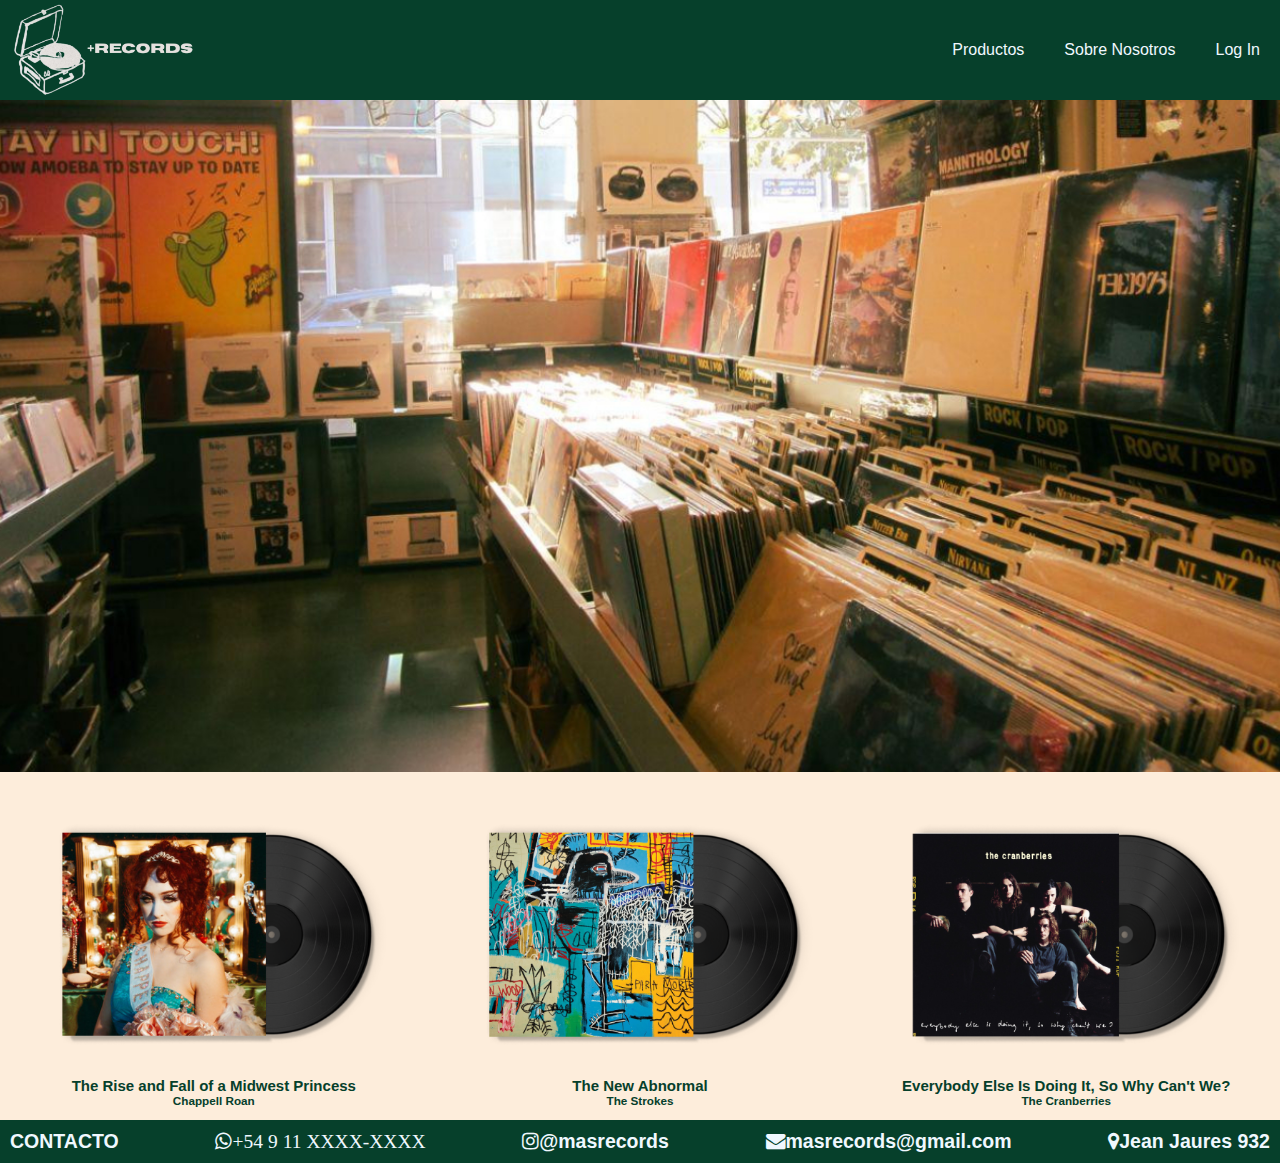
<file: index.html>
<!DOCTYPE html>
<html>
  <head>
    <meta charset="utf-8" />
    <title>+Records</title>
    <meta name="viewport" content="width=devicewidth,initial-scale=1.0" />
    <link
      rel="stylesheet"
      href="https://cdnjs.cloudflare.com/ajax/libs/font-awesome/4.7.0/css/font-awesome.min.css"
    />
    <link rel="stylesheet" href="estilos.css" />
  </head>

  <body>
    <header>
      <a href="index.html"><img class="logo" src="ICON.png" /></a>
      <a href="#" class="icono" onclick="MiFuncion()">
        <i class="fa fa-bars" aria-hidden="true"></i>
      </a>
      <nav id="navegador" class="">
        <ul>
          <li><a href="productos.html">Productos</a></li>
          <li><a href="contacto.html">Sobre Nosotros</a></li>
          <li><a href="login.html">Log In</a></li>
        </ul>
      </nav>
    </header>
    <main>
      <img src="BANNER.jpg" class="banner" />

      <div class="cajacontenedora">
        <div class="caja">
          <a href="productos.html"><img src="CHAPPEL.png" /></a>
          <h2>The Rise and Fall of a Midwest Princess</h2>
          <h3>Chappell Roan</h3>
        </div>
        <div class="caja">
          <a href="productos.html"><img src="TNA.png" /></a>
          <h2>The New Abnormal</h2>
          <h3>The Strokes</h3>
        </div>
        <div class="caja">
          <a href="productos.html"><img src="EEIDISWCW.png" /></a>
          <h2>Everybody Else Is Doing It, So Why Can't We?</h2>
          <h3>The Cranberries</h3>
        </div>
    </main>
    <footer>
      <h2>CONTACTO</h2>
      <h2><i class="fa fa-whatsapp">+54 9 11 XXXX-XXXX</i></h2>
      <h2><i class="fa fa-instagram"></i>@masrecords</h2>
      <h2><i class="fa fa-envelope"></i>masrecords@gmail.com</h2>
      <h2><i class="fa fa-map-marker"></i>Jean Jaures 932</h2>
    </footer>
    <script>
      function MiFuncion() {
        var x = document.getElementById("navegador");
        if (x.className === "") {
          id = "navegador";
          x.className += "mostrarmenu";
        } else {
          x.className = "";
        }
      }
    </script>
  </body>
</html>
</file>
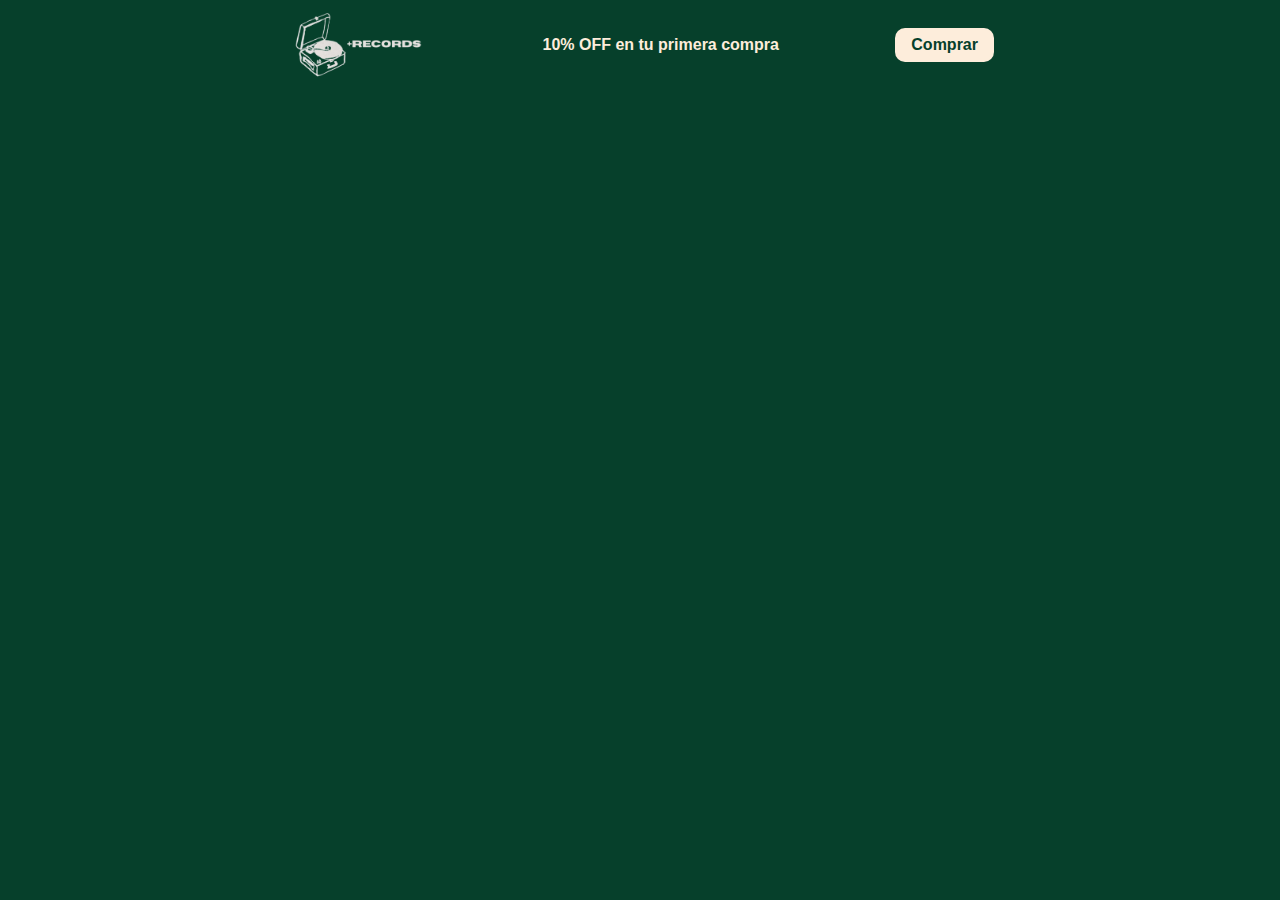
<file: anuncio.html>
<!DOCTYPE html>
<html>
  <head>
    <meta name="viewport" content="width=device-width, initial-scale=1.0" />
    <link
      rel="stylesheet"
      href="https://cdnjs.cloudflare.com/ajax/libs/font-awesome/4.7.0/css/font-awesome.min.css"
    />
    <style>
      * {
        margin: 0;
        padding: 0;
        box-sizing: border-box;
      }

      body {
        background-color: #06402b;
        font-family: Verdana, Geneva, Tahoma, sans-serif;
        color: rgb(253, 237, 219);
      }

      .anuncio {
        width: 100%;
        max-width: 728px;
        height: 90px;
        background-color: #06402b;
        display: flex;
        align-items: center;
        justify-content: space-between;
        padding: 10px;
        margin: auto;
      }

      .anuncio img {
        max-height: 70px;
      }

      .anuncio h1 {
        flex: 1;
        font-size: 16px;
        text-align: center;
        margin: 0 10px;
      }

      .boton {
        background-color: rgb(253, 237, 219);
        color: #06402b;
        padding: 8px 16px;
        border-radius: 10px;
        text-decoration: none;
        font-weight: bold;
        white-space: nowrap;
      }

      /* ✅ Celular */
      @media (max-width: 480px) {
        .anuncio {
          flex-direction: column;
          justify-content: space-between;
          align-items: center;
          height: 600px;
          max-width: 300px;
          margin: auto;
          padding: 20px 10px;
          text-align: center;
        }

        .anuncio img {
          max-height: 100px;
        }

        .contenido-centro {
          flex: 1;
          display: flex;
          align-items: center;
          justify-content: center;
          width: 100%;
        }

        .anuncio h1 {
          font-size: 20px;
          margin: 0;
        }

        .boton {
          padding: 14px 24px;
          font-size: 18px;
        }

        body {
          overflow: hidden;
        }
      }
    </style>
  </head>

  <body>
    <div class="anuncio">
      <img src="ICON.png" alt="Logo" />
      <div class="contenido-centro">
        <h1>10% OFF en tu primera compra</h1>
      </div>
      <a
        href="https://mserra2005.github.io/Records/productos.html"
        target="_blank"
        class="boton"
        >Comprar</a
      >
    </div>
  </body>
</html>
</file>
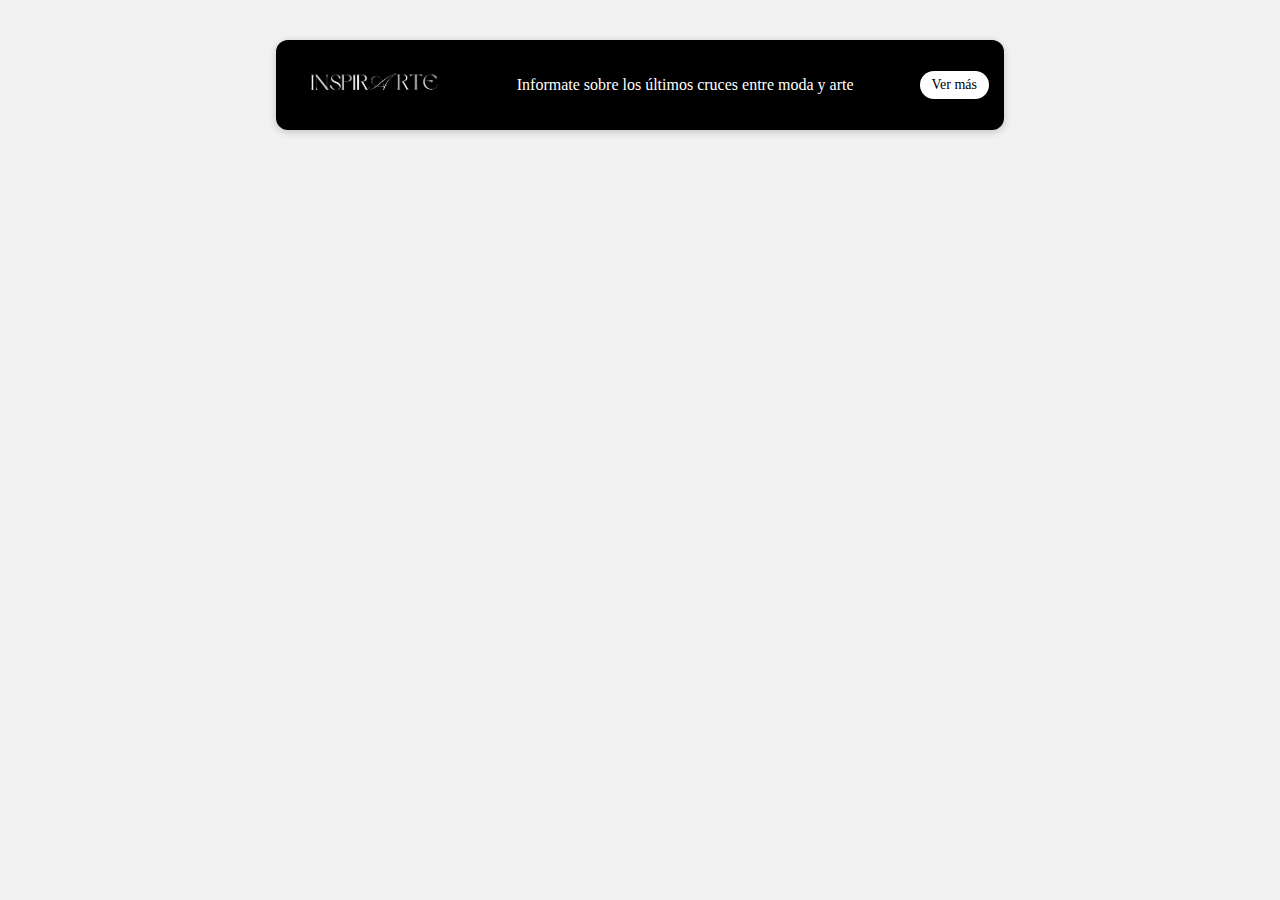
<file: anunciotrini.html>
<!DOCTYPE html>
<html lang="es">
<head>
  <meta charset="UTF-8" />
  <meta name="viewport" content="width=device-width, initial-scale=1.0" />
  <title>InspirArte - Barra de Anuncios</title>
  <link rel="stylesheet" href="estilotrini.css" />
</head>
<body>

  <div class="contenedor-anuncio">
    <a href="https://05102006tm.github.io/InspirArte/" class="anuncio-link" target="_blank">
      <div class="anuncio-contenido">
        <img src="Logo en negativo.png" alt="Logo InspirArte" class="logo-anuncio" />
        <div class="mensaje-anuncio" id="mensajeRotativo">
          Informate sobre los últimos cruces entre moda y arte
        </div>
        <div class="btn-anuncio">Ver más</div>
      </div>
    </a>
  </div>

  <script>
    document.addEventListener("DOMContentLoaded", function () {
      const mensajes = [
        "Informate sobre los últimos cruces entre moda y arte",
        "Sumate a nuestra comunidad creativa",
        "Descubrí las inspiraciones de diseñadores en el arte"
      ];

      let index = 0;
      const mensajeEl = document.getElementById("mensajeRotativo");

      function cambiarMensaje() {
        mensajeEl.style.opacity = 0;
        setTimeout(() => {
          index = (index + 1) % mensajes.length;
          mensajeEl.textContent = mensajes[index];
          mensajeEl.style.opacity = 1;
        }, 1000);
      }

      setInterval(cambiarMensaje, 5000);
    });
  </script>

</body>
</html>
</file>
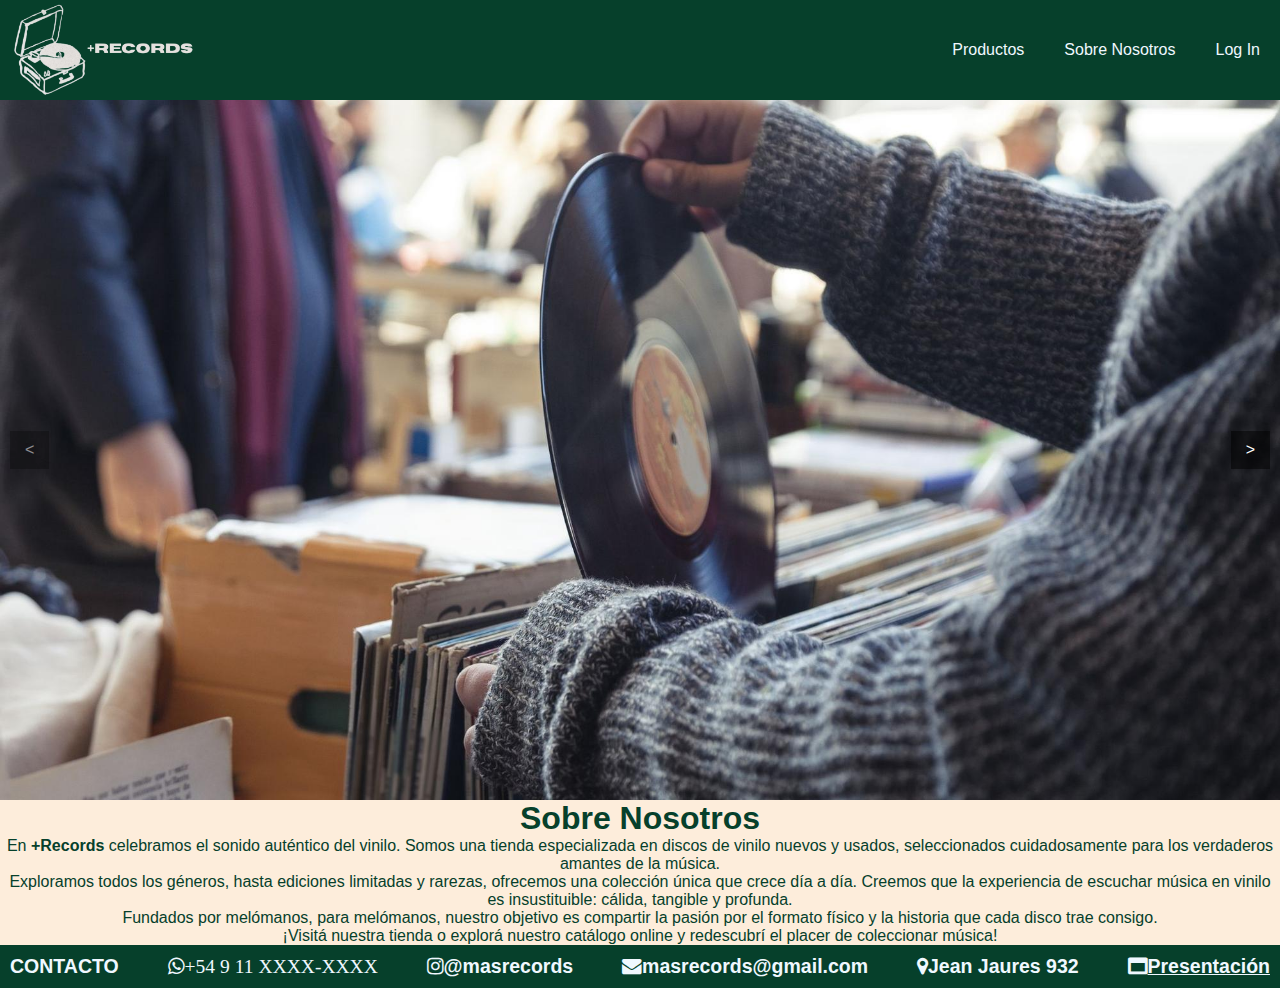
<file: contacto.html>
<!DOCTYPE html>
<html>
  <head>
    <meta charset="utf-8" />
    <title>+Nosotros</title>
    <meta name="viewport" content="width=devicewidth,initial-scale=1.0" />
    <link
      rel="stylesheet"
      href="https://cdnjs.cloudflare.com/ajax/libs/font-awesome/4.7.0/css/font-awesome.min.css"
    />
    <link rel="stylesheet" href="estilos.css" />
  </head>

  <body>
    <header>
      <a href="index.html"><img class="logo" src="ICON.png" /></a>
      <a href="#" class="icono" onclick="MiFuncion()">
        <i class="fa fa-bars" aria-hidden="true"></i>
      </a>
      <nav id="navegador" class="">
        <ul>
          <li><a href="productos.html">Productos</a></li>
          <li><a href="contacto.html">Sobre Nosotros</a></li>
          <li><a href="login.html">Log In</a></li>
        </ul>
      </nav>
    </header>
    <div class="slider-contenedor">
      <div class="slider">
        <div class="slide"><img src="VINILOS 1.jpg"></div>
        <div class="slide"><img src="VINILOS 2.jpg"></div>
        <div class="slide"><img src="VINILOS 3.jpg"></div>
      </div>
      <button class="boton-anterior"><</button>
      <button class="boton-siguiente">></button>
    </div>
    <main class="Contacto">
      <section class="sobre-nosotros">
        <h1>Sobre Nosotros</h1>
        <p>
          En <strong>+Records</strong> celebramos el sonido auténtico del vinilo. Somos una tienda especializada en discos de vinilo nuevos y usados, seleccionados cuidadosamente para los verdaderos amantes de la música.
        </p>
        <p>
          Exploramos todos los géneros, hasta ediciones limitadas y rarezas, ofrecemos una colección única que crece día a día. Creemos que la experiencia de escuchar música en vinilo es insustituible: cálida, tangible y profunda.
        </p>
        <p>
          Fundados por melómanos, para melómanos, nuestro objetivo es compartir la pasión por el formato físico y la historia que cada disco trae consigo.
        </p>
        <p>
          ¡Visitá nuestra tienda o explorá nuestro catálogo online y redescubrí el placer de coleccionar música!
        </p>
      </section>
    </main>
    <footer>
      <h2>CONTACTO</h2>
      <h2><i class="fa fa-whatsapp">+54 9 11 XXXX-XXXX</i></h2>
      <h2><i class="fa fa-instagram"></i>@masrecords</h2>
      <h2><i class="fa fa-envelope"></i>masrecords@gmail.com</h2>
      <h2><i class="fa fa-map-marker"></i>Jean Jaures 932</h2>
      <h2><i class="fa fa-window-maximize"></i><a href="https://mserra2005.github.io/Records/presentacio%CC%81n.html" target="_blank" style="color: inherit; text-decoration: underline;">Presentación</a></h2>

    </footer>
    <script>
      function MiFuncion() {
        var x = document.getElementById("navegador");
        if (x.className === "") {
          id = "navegador";
          x.className += "mostrarmenu";
        } else {
          x.className = "";
        }
      }
    </script>
    <script>
      document.addEventListener('DOMContentLoaded', function() {
        const sliderContenedor = document.querySelector('.slider-contenedor');
        const slider = document.querySelector('.slider');
        const slides = document.querySelectorAll('.slide');
        const botonAnterior = document.querySelector('.boton-anterior');
        const botonSiguiente = document.querySelector('.boton-siguiente');
     
        let indiceActual = 0;
        const numSlides = slides.length;
     
        function actualizarSlider() {
          slider.style.transform = `translateX(-${indiceActual * 100}vw)`;
          actualizarBotones();
        }
     
        function actualizarBotones() {
          botonAnterior.disabled = indiceActual === 0;
          botonSiguiente.disabled = indiceActual === numSlides - 1;
        }
     
        botonAnterior.addEventListener('click', function() {
          if (indiceActual > 0) {
            indiceActual--;
            actualizarSlider();
          }
        });
     
        botonSiguiente.addEventListener('click', function() {
          if (indiceActual < numSlides - 1) {
            indiceActual++;
            actualizarSlider();
          }
        });
     
        // Inicializar el slider
        actualizarSlider();
    });
    </script>
  </body>
</html>
</file>
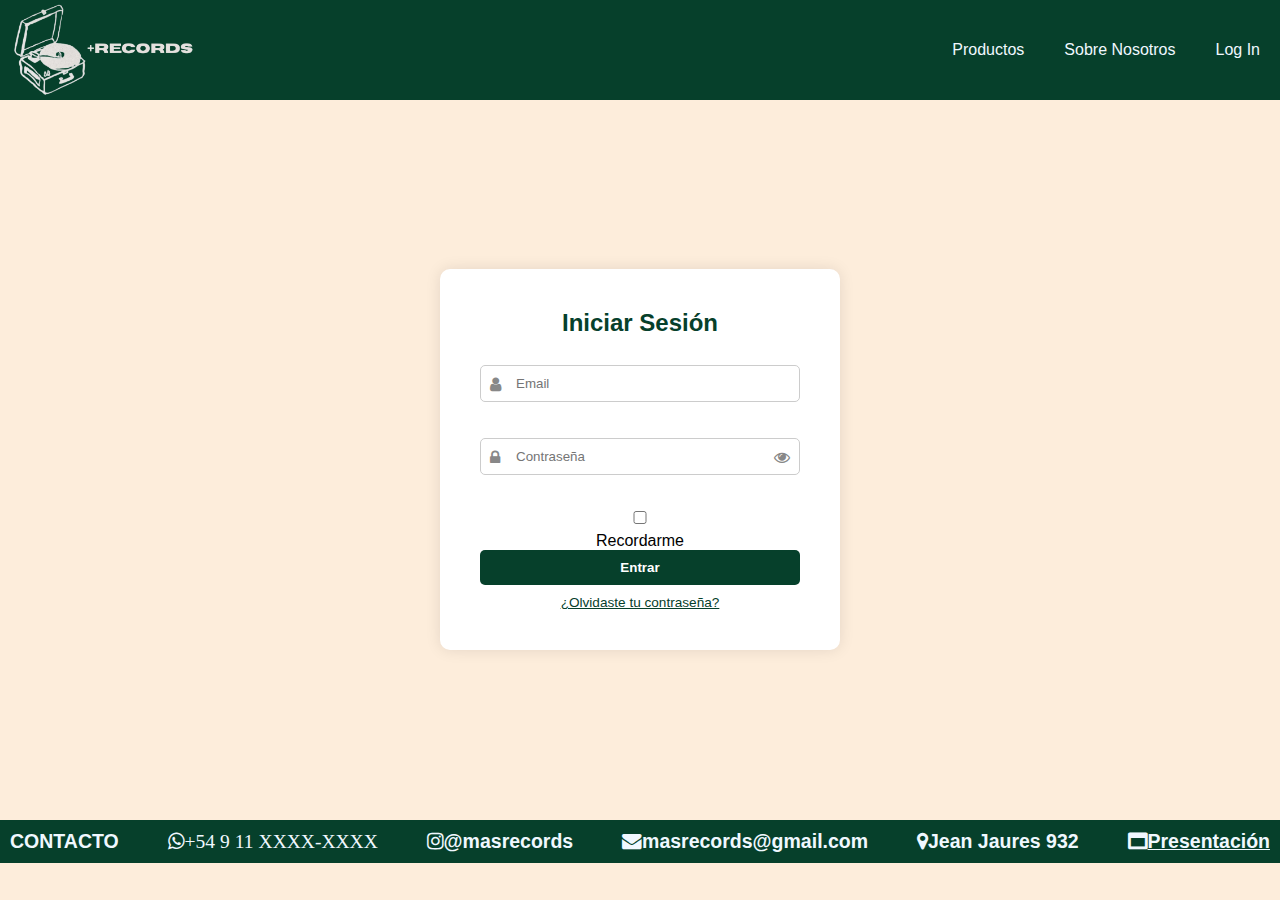
<file: login.html>
<!DOCTYPE html>
<html lang="es">
  <head>
    <meta charset="utf-8" />
    <title>+LogIn</title>
    <meta name="viewport" content="width=device-width, initial-scale=1.0" />
    <link
      rel="stylesheet"
      href="https://cdnjs.cloudflare.com/ajax/libs/font-awesome/4.7.0/css/font-awesome.min.css"
    />
    <link rel="stylesheet" href="estilos.css" />
  </head>

  <body>
    <header>
      <a href="index.html"><img class="logo" src="ICON.png" /></a>
      <a href="#" class="icono" onclick="MiFuncion()">
        <i class="fa fa-bars" aria-hidden="true"></i>
      </a>
      <nav id="navegador" class="">
        <ul>
          <li><a href="productos.html">Productos</a></li>
          <li><a href="contacto.html">Sobre Nosotros</a></li>
          <li><a href="login.html">Log In</a></li>
        </ul>
      </nav>
    </header>

    <div class="login-container">
      <div class="login-box">
        <h2>Iniciar Sesión</h2>
        <form id="miFormulario" method="post">

          <div class="input-group">
            <i class="fa fa-user"></i>
            <input type="email" name="Email" placeholder="Email" required />
          </div>

          <div class="input-group">
            <i class="fa fa-lock"></i>
            <input type="password" id="password" placeholder="Contraseña" required />
            <i class="fa fa-eye toggle-password" id="togglePassword"></i>
          </div>

          <div class="checkbox-container">
            <input type="checkbox" id="recordarme">
            <label for="recordarme">Recordarme</label>
          </div>

          <button type="submit">Entrar</button>
          <a href="#">¿Olvidaste tu contraseña?</a>
        </form>

      <script>
  document.getElementById('miFormulario').addEventListener('submit', function(event) {
    alert('El inicio de sesión fue exitoso');
  });
</script>
      </div>
    </div>

    <footer>
      <h2>CONTACTO</h2>
      <h2><i class="fa fa-whatsapp">+54 9 11 XXXX-XXXX</i></h2>
      <h2><i class="fa fa-instagram"></i>@masrecords</h2>
      <h2><i class="fa fa-envelope"></i>masrecords@gmail.com</h2>
      <h2><i class="fa fa-map-marker"></i>Jean Jaures 932</h2>
      <h2><i class="fa fa-window-maximize"></i><a href="https://mserra2005.github.io/Records/presentacio%CC%81n.html" target="_blank" style="color: inherit; text-decoration: underline;">Presentación</a></h2>

    </footer>

    <script>
      function MiFuncion() {
        var x = document.getElementById("navegador");
        if (x.className === "") {
          x.className += "mostrarmenu";
        } else {
          x.className = "";
        }
      }
    </script>
  </body>
</html>
</file>
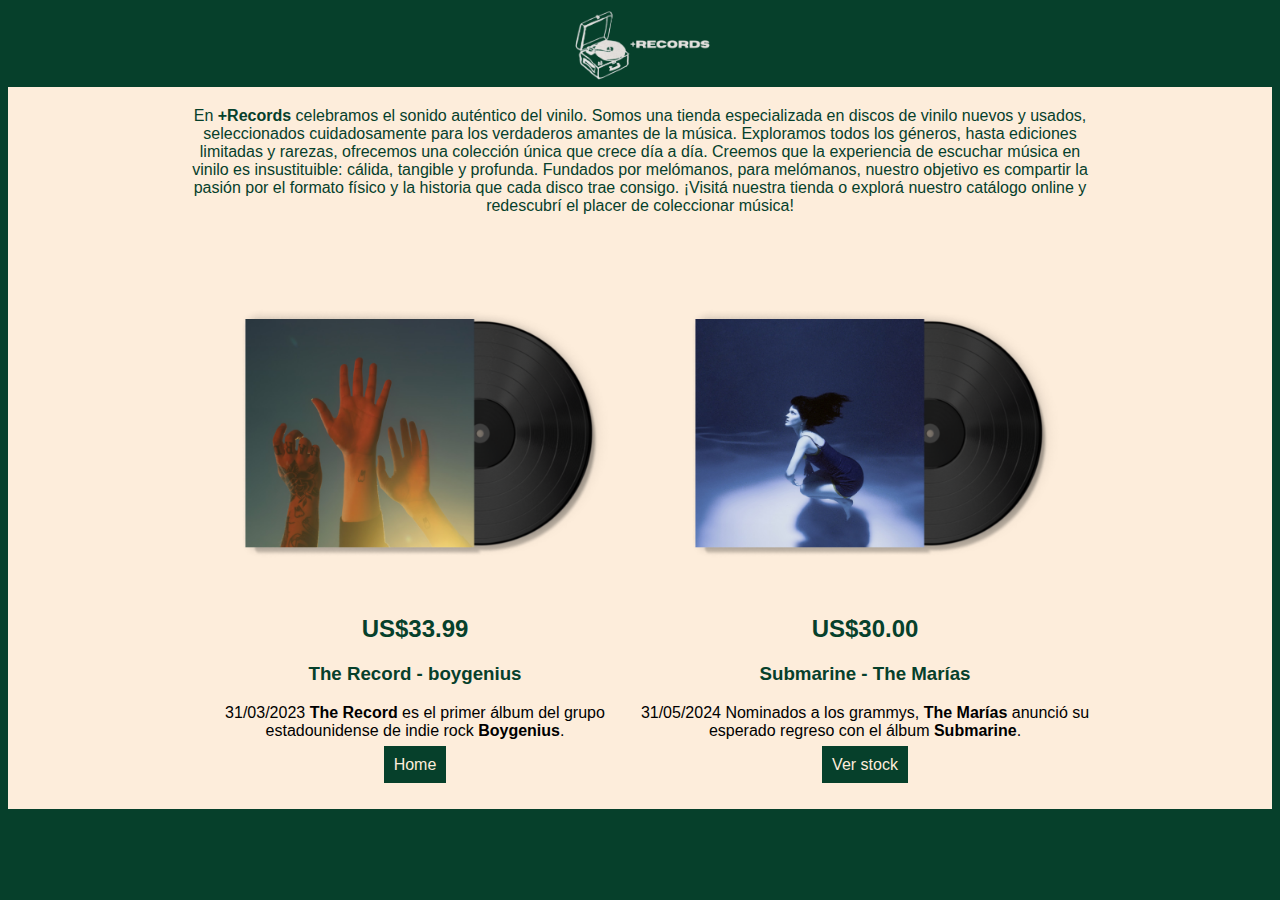
<file: mail.html>
<!DOCTYPE html>
<html>
  <head>
    <meta charset="utf-8" />
    <meta name="viewport" content="width=devicewidth, initial-scale=1.0" />
    <body
      style="
        background-color: #06402b;
        font-family: Verdana, Geneva, Tahoma, sans-serif;
        text-align: center;
      "
    >
      <img
        style="width: 150px"
        src="https://mserra2005.github.io/Records/ICON.png"
      />
      <div style="background-color: rgb(253, 237, 219); padding: 10px">
        <p
          style="max-width: 900px; margin: auto; color: #06402b; padding: 10px"
        >
          En <strong>+Records</strong> celebramos el sonido auténtico del
          vinilo. Somos una tienda especializada en discos de vinilo nuevos y
          usados, seleccionados cuidadosamente para los verdaderos amantes de la
          música. Exploramos todos los géneros, hasta ediciones limitadas y
          rarezas, ofrecemos una colección única que crece día a día. Creemos
          que la experiencia de escuchar música en vinilo es insustituible:
          cálida, tangible y profunda. Fundados por melómanos, para melómanos,
          nuestro objetivo es compartir la pasión por el formato físico y la
          historia que cada disco trae consigo. ¡Visitá nuestra tienda o explorá
          nuestro catálogo online y redescubrí el placer de coleccionar música!
        </p>
      </div>
      <div style="background-color: rgb(253, 237, 219); padding: 35px">
        <div
          style="
            display: flex;
            flex-flow: wrap;
            background-color: rgb(253, 237, 219);
            justify-content: center;
            max-width: 900px;
            margin: auto;
          "
        >
          <div style="width: 50%; min-width: 350px">
            <img
              style="width: 100%"
              src="https://mserra2005.github.io/Records/THERECORD.png"
            />
            <h2 style="color: #06402b">US$33.99</h2>
            <h3 style="color: #06402b">The Record - boygenius</h3>
            <p>
              31/03/2023 <strong>The Record</strong> es el primer álbum del
              grupo estadounidense de indie rock <strong>Boygenius</strong>.
            </p>
            <a
              href="https://mserra2005.github.io/Records/index.html"
              style="
                text-decoration: none;
                background-color: #06402b;
                color: rgb(253, 237, 219);
                padding: 10px;
              "
              >Home</a
            >
          </div>
          <div style="width: 50%; min-width: 350px">
            <img
              style="width: 100%"
              src="https://mserra2005.github.io/Records/Submarine.png"
            />
            <h2 style="color: #06402b">US$30.00</h2>
            <h3 style="color: #06402b">Submarine - The Marías</h3>
            <p>
              31/05/2024 Nominados a los grammys,
              <strong>The Marías</strong> anunció su esperado regreso con el
              álbum <strong>Submarine</strong>.
            </p>
            <a
              href="https://mserra2005.github.io/Records/productos.html"
              style="
                text-decoration: none;
                background-color: #06402b;
                color: rgb(253, 237, 219);
                padding: 10px;
              "
              >Ver stock</a
            >
          </div>
        </div>
      </div>
    </body>
  </head>
</html>
</file>
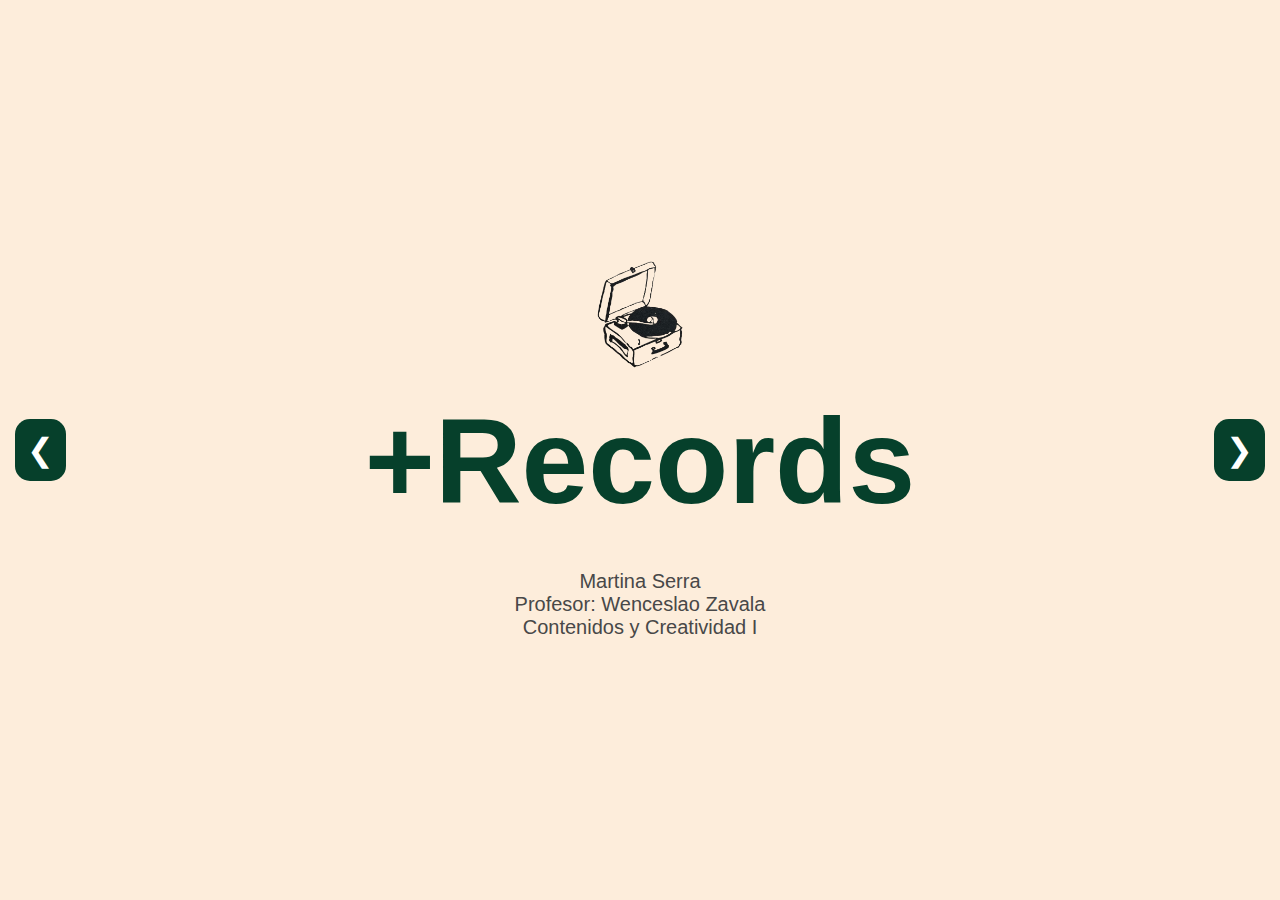
<file: presentación.html>
<!DOCTYPE html>
<html>
<head>
  <meta charset="utf-8">
  <title>Presentación - Serra</title>
  <meta name="viewport" content="width=device-width,initial-scale=1.0" />
    <link
      rel="stylesheet"
      href="https://cdnjs.cloudflare.com/ajax/libs/font-awesome/4.7.0/css/font-awesome.min.css"
    />

<style>
  * {margin: 0; padding: 0; list-style: none;}
.dm-sans-uniquifier { font-family: Verdana, Geneva, Tahoma, sans-serif; font-optical-sizing: auto; font-weight: 1000px; font-style: normal;}
body { background-color: rgb(253, 237, 219); color: #484848; font-family: "DM Sans", sans-serif; padding-right: 0;}
header { color: #06402b;}
a { color: #484848; text-decoration: none;}
p { color: #484848;}

/* Primera Slide */

.caja-p1 { width: 100%; height: 100%; border-bottom: solid 1px rgb(253, 237, 219); display: flex; flex-direction: column; align-items: center; justify-content: center; height: 100vh;}
.logo-p { width: 18%;}
.logo-p img {width: 100%; height: auto; max-height: 150px; object-fit: contain;}
.subcaja-p1 { width: 100%; display: flex; justify-content: center; align-items: center; margin-top: 4%;}
.subcaja-p2 { width: 100%; display: flex; flex-flow: wrap; justify-content: center; color: #06402b; padding-bottom: 5%;}
.titulo-p1 { font-size: 120px; width: 100%; display: flex; justify-content: center; text-align: center; margin-bottom: 20px;}
.subcaja-p3 { height: 15%; display: flex; flex-flow: wrap; justify-content: center;}
.texto-p1 { display: flex; flex-flow: wrap; width: 80%; justify-content: center; font-size: 20px;}
.contenido-p1 {display: flex; flex-direction: column; align-items: center; gap: 20px; color: #06402b;}

/* Segunda Slide */

.caja-p2 { width: 100%; height: 100%; border-bottom: solid 1px rgb(253, 237, 219); background-color: #06402b; display: flex; align-items: center; justify-content: center;}
.titulo-p2 { font-size: 80px; display: flex; color: white; justify-content: center;}

.sub-titulo-p1 { width: 100%; font-size: 50px; display: flex; flex-flow: wrap; color: #06402b; justify-content: center; margin-top: 3%;}

.caja-fotos-slide2 { width: 100%; display: flex; flex-flow: wrap; justify-content: space-around; align-items: center; margin-top: 2%;}

.subcaja-f-slide1 { width: 100%; display: flex; justify-content: center; height: 100%; margin-bottom: 10%; align-items: center;}
.subcaja-f-slide2 { width: 100%; display: flex; flex-flow: wrap; align-items: center; justify-content: space-evenly; height: 100%;}

.texto-p2 { width: 30%; padding-right: 20px; font-size: 25px; margin-bottom: 10%;}

.foto-vinilo {
  width: 80%;
  max-width: 300px;
}
.foto-p2 { width: 55%; margin-bottom: 10%; border-radius: 15px;}
.foto-p3 { width: 60%; margin-bottom: 10%; border-radius: 15px;}

/* Tercera Slide */

.caja-p3 { width: 100%; height: 100%; border-bottom: solid 1px rgb(253, 237, 219); background-color: #06402b;}

.caja-slide-p3 { display: flex; justify-content: center; flex-flow: wrap; padding-top: 20px;}
.caja-slide-p4 {
  flex-direction: column !important;
  align-items: center !important;
}

.titulo-p3 { color:white; font-size: 60px;}

.web-inicio {width: 70%; margin-top: 10px; border-radius: 15px; margin-bottom: 10%; border: 1px solid rgb(253, 237, 219);}
.movil-inicio {width: 15%; margin-top: 10px; border-radius: 15px; margin-bottom: 10%; border: 1px solid rgb(253, 237, 219);}

/* Cuarta Slide */

.caja-p4 { width: 100%; height: 100%; border-bottom: solid 1px rgb(253, 237, 219); display: flex; flex-flow: wrap;}
.titulo-p4 { font-size: 70px; padding-top: 20px; color: #06402b; width: 100%;}

.caja-slide-p5 { width: 85%; display: flex; flex-flow: wrap; align-items: center; margin-right: 0;}
.caja-slide-p6 { width: auto; display: flex; justify-content: flex-start; align-items: center; margin-left: -400px; margin-bottom: 100px;} 

.texto-djo { font-size: 30px; margin-left: 15%; width: 100%; height: 20%; display: flex; justify-content: flex-start; align-items: center; margin-bottom: 5%;}
.djo { width: 500px; height: auto; display: block;}

.vinilo {width: 8%; margin-right: 5%;}

/* Quinta Slide*/

.caja-p5 { width: 100%; height: 100%; border-bottom: solid 1px rgb(253, 237, 219); background-color: #06402b; display: flex; flex-flow: wrap;}
.titulo-p5 { font-size: 70px; padding-top: 20px; color: white; width: 100%;}

.caja-wireframe { display: flex; flex-flow: wrap; width: 100%; margin-top: -100px;}
.fotos-wireframe { width: 40%; display: flex; flex-flow: wrap; justify-content: space-evenly; align-items: center; }

.caja-texto-wireframe { width: 60%; display: flex; flex-flow: wrap;}

.wireframe-p { width: 100%; font-size: 40px; color: white; display: flex; align-items: center; justify-content: center; padding-left: 50px;}
.wireframe-p1 { width: 100%; font-size: 40px; color: white; margin-left: 10%;}
.wireframe-f-1 { width: 60%; margin-top: 10px; border-radius: 15px; margin-bottom: 10%; border: 1px solid black;}
.wireframe-f-2 { width: 35%; margin-top: 10px; border-radius: 15px; margin-bottom: 10%; border: 1px solid black;}

/* Sexta Slide */

.caja-p6 { display: flex; width: 100%; height: 100%; justify-content: center;}
.link-pagina { display: flex; width: 60%; align-items: center; justify-content: center;}

.pagina { background-color: #06402b; color: white; border-radius: 15px; font-size: 40px; width: 50%; height: 25%;
    display: flex; align-items: center; justify-content: center;} 

.pagina:hover{ background-color: #06402b; transition: background-color 0.3s ease;}

/* Codigo slider */

.control-prev, .control-next { position: absolute; top: 50%; transform: translateY(-50%); background-color: #06402b;
    border: none; color: #fff; font-size: 2em; cursor: pointer; padding: 12px; border-radius: 15px;}

.control-prev { left: 15px;}
.control-next {right: 15px;}

.control-prev:hover, .control-next:hover { background-color: #06402b; transition: background-color 0.5s ease;}

.slider { position: relative; width: 100%; height: 100vh; overflow: hidden;}
.slides { display: flex; transition: transform 0.6s ease-in-out;}
.slide { min-width: 100%; height: 100vh; display: flex; align-items: center; justify-content: center;
    flex-direction: column; text-align: center; }

  @media (min-width: 1024px) {
  .foto-vinilo {
    max-width: 500px;
  }
}

  @media (max-width: 768px) {
    .titulo-p1, .titulo-p2, .titulo-p3, .titulo-p5 {
      font-size: 40px;
      text-align: center;
      align-items: center;
    }

    .titulo-p3 {
  margin-bottom: 30px;
}


  .titulo-p4 {
    font-size: 40px;
    text-align: center;
    margin-bottom: 24px;
  }

    .texto-p1, .wireframe-p, .wireframe-p1 {
      font-size: 18px !important;
      text-align: center;
      padding-left: 0;
      margin-left: 0;
    }

    .web-inicio, .wireframe-f-1, .wireframe-f-2, .djo, .foto-p1 {
      width: 90% !important;
      margin: 10px auto;
      display: block;
    }

    .caja-wireframe, .caja-slide-p5, .fotos-wireframe, .subcaja-f-slide1 {
      flex-direction: column !important;
      align-items: center !important;
    }

  .caja-slide-p5 {
    justify-content: center !important;
    align-items: center !important;
  }

.bullets-diseno {
    display: flex;
    flex-direction: column;
    align-items: center;
    gap: 20px;
    text-align: center;
  }

  .texto-djo {
    display: flex;
    align-items: center;
    justify-content: center;
    font-size: 18px;
    color: #06402b;
    gap: 12px;
    text-align: center;
    padding: 0 10px;
  }


  .vinilo {
    width: 24px;
    height: 24px;
    object-fit: contain;
    flex-shrink: 0;
  }

.djo {
  width: 120px;
  margin-top: 0px;
}

  .caja-slide-p6 {
    margin-top: 0px !important;
    margin-bottom: 20px !important;
    display: flex;
    justify-content: center !important;
  }

.caja-slide-p4, {
      flex-direction: column !important;
      align-items: center !important;
    }

    .pagina {
      width: 90% !important;
      font-size: 24px;
    }

    .slide .caja-p5 > div[style*="grid-template-columns"] {
      display: flex !important;
      flex-direction: column !important;
      align-items: center !important;
    }

    .slide .caja-p5 > div[style*="grid-template-columns"] > div {
      width: 90% !important;
      margin: 0 auto;
    }

    .slide ul {
      font-size: 16px;
    }

    .logo-p {
      width: 40%;
    }

    .texto-djo {
      font-size: 18px;
      justify-content: center;
      text-align: center;
    }

    .vinilo {
      width: 30px;
      margin-right: 10px;
    }

    .caja-slide-p6 {
      justify-content: center !important;
      margin-left: 0 !important;
    }

    .link-pagina {
      width: 100% !important;
    }

    .caja-p2 {
      flex-direction: column;
      text-align: center;
    }

.web-inicio,
.movil-inicio {
  max-height: 40vh;
  width: auto;
  display: block;
  margin: 0 auto 20px auto;
  object-fit: contain;
}
.caja-slide-p4 {
  flex-direction: column !important;
  align-items: center !important;
}

.movil-inicio {
  height: auto;
  max-height: 40vh;
  width: auto;
  border-radius: 10px;
  border: 1px solid white;
  object-fit: contain;
  display: block;
  margin: 0 auto 20px auto;
}

.fotos-wireframe {
  width: 100% !important;
  justify-content: center !important;
  align-items: center !important;
}

.wireframe-f-1,
.wireframe-f-2 {
  width: 90% !important;
  max-width: 320px;
  height: auto;
  margin: 20px auto 30px auto !important;
  padding: 0 !important;
  border: none !important;
  display: block;
  object-fit: contain;
}

.wireframe-f-2 {
  margin-top: 40px !important;
}

.wireframe-f-2 ~ .wireframe-p,
.wireframe-f-2 ~ .wireframe-p1 {
  margin-top: 20px !important;
}

.control-prev, .control-next {
    z-index: 10;
  }

  .fotos-wireframe {
    padding: 0 40px; 
    box-sizing: border-box;
  }

.wireframe-p {
  margin-bottom: 10px !important;
  font-size: 20px !important;
}

.wireframe-p1 {
  margin-bottom: 10px !important;
  padding: 0 20px;
  font-size: 18px !important;
}

.caja-wireframe .caja-texto-wireframe {
  margin-top: 40px !important;
}

.fotos-wireframe {
  margin-top: 10px !important;
}

.caja-wireframe {
  margin-top: 0 !important;
}

.caja-texto-wireframe {
  margin-top: 30px !important;
}

.slide:nth-of-type(6) .caja-p5 {
  justify-content: flex-start !important;
  padding-top: 10px !important;
}

.slide:nth-of-type(6) .caja-wireframe {
  margin-top: -40px !important;
}

  .slide:nth-of-type(8) .caja-p5 > div[style] {
    grid-template-columns: none !important;
    display: block !important;
  }

.slide:nth-of-type(8) .caja-p5 {
  padding-bottom: 12px !important;
}

.slide:nth-of-type(8) .caja-p5 > div[style] > div {
  width: 75% !important;
  padding: 12px !important;
  font-size: 14px !important;
  line-height: 1.3 !important;
}

.slide:nth-of-type(8) .caja-p5 {
    padding-top: 12px !important;
    padding-bottom: 0 !important;
    gap: 6px !important;
    justify-content: flex-start !important;
    align-items: center !important;
  }

  .slide:nth-of-type(8) .caja-p5 > div[style*="grid-template-columns"] {
    display: flex !important;
    flex-direction: column !important;
    align-items: center !important;
    gap: 8px !important;
  }

  .slide:nth-of-type(8) .caja-p5 > div[style*="grid-template-columns"] > div {
    width: 90% !important;
    padding: 10px !important;
    font-size: 13px !important;
    line-height: 1.2 !important;
    min-height: auto !important;
  }

  .slide:nth-of-type(8) .caja-p5 > div:last-child h2 {
    font-size: 16px !important;
    margin-top: 10px !important;
  }
}

</style>
</head>
<body>
  <section>
    <div id="presentationSlider" class="slider">
      <div class="slides">
        <div class="slide active" style="display: block;">
          <div class="caja-p1">
  <div class="contenido-p1">
    <div class="logo-p">
      <img src="ICONO.png" alt="Logo">
    </div>
    <h1 class="titulo-p1">+Records</h1>
    <div class="subcaja-p3">
      <p class="texto-p1">Martina Serra</p>
      <p class="texto-p1">Profesor: Wenceslao Zavala</p>
      <p class="texto-p1">Contenidos y Creatividad I</p>
    </div>
  </div>
</div>
        </div>
<div class="slide" style="display: none;">
  <div class="caja-p2">
    <div class="titulo-p2">
    <h1> Sobre +Records </h1>
  </div>
  </div>
</div>
<div class="slide" style="display: none;">
  <div style="width: 100%; height: 100vh; display: flex; flex-direction: column;">
    <div style="padding-top: 40px; text-align: center;">
      <h2 style="font-size: 50px; color: #06402b;">Venta de vinilos</h2>
    </div>
    <div style="flex-grow: 1; display: flex; justify-content: center; align-items: center;">
      <img src="vinilos1.png" class="foto-vinilo">
    </div>
  </div>
</div>

<div class="slide" style="display: none;">
  <div class="caja-p3">
    <div class="caja-slide-p3">
      <h1 class="titulo-p3"> Páginas de inicio Escritorio y Móvil </h1>
    </div>
    <div class="caja-slide-p4">
      <img class="web-inicio" src="web-inicio.jpeg">
      <img class="movil-inicio" src="movil-inicio.jpeg">
    </div>
  </div>
</div>
<div class="slide" style="display: none;">
  <div class="caja-p4">
  <h1 class="titulo-p4"> Diseño </h1>
  <div class="caja-slide-p5">
    <div class="bullets-diseno">
      <p class="texto-djo">
        <img class="vinilo" src="vinilo.png">
        Minimalista y limpio
      </p>
      <p class="texto-djo">
        <img class="vinilo" src="vinilo.png">
        Jerarquía clara
      </p>
      <p class="texto-djo">
        <img class="vinilo" src="vinilo.png">
        Enfoque visual en el producto
      </p>
    </div>
  </div>
  <div class="caja-slide-p6">
    <img class="djo" src="djo.png">
  </div>
</div>
</div>
<!-- Slide: Wireframe Escritorio -->
<div class="slide" style="display: none;">
  <div class="caja-p5">
    <h1 class="titulo-p5"> Wireframe y evolución </h1>
    <div class="caja-wireframe">
      <div class="caja-texto-wireframe">
        <p class="wireframe-p"> Wireframe de Escritorio </p>
        <p class="wireframe-p1"> Boceto inicial de la web, el cual fue evolucionando con la cursada </p>
      </div>
      <div class="fotos-wireframe">
        <img class="wireframe-f-1" src="Wireframe INDEX.png">
      </div>
    </div>
  </div>
</div>

<!-- Slide: Wireframe Móvil -->
<div class="slide" style="display: none;">
  <div class="caja-p5">
    <h1 class="titulo-p5"> Wireframe y evolución </h1>
    <div class="caja-wireframe">
      <div class="caja-texto-wireframe">
        <p class="wireframe-p"> Wireframe de Móvil </p>
        <p class="wireframe-p1"> Boceto inicial de la web, el cual fue evolucionando con la cursada </p>
      </div>
      <div class="fotos-wireframe">
        <img class="wireframe-f-2" src="Wireframe CELULAR.jpeg">
      </div>
    </div>
  </div>
</div>

<div class="slide" style="display: none;">
  <div class="caja-p5" style="justify-content: flex-start; padding-top: 20px;">
    <h1 class="titulo-p5" style="margin-bottom: 20px;">Presupuesto del Proyecto</h1>
    
    <div style="width: 85%; margin: 0 auto; display: grid; grid-template-columns: 1fr 1fr; gap: 20px; color: white; font-size: 18px;">
      
      <!-- Caja 1 -->
      <div style="background-color: rgba(255,255,255,0.08); border-radius: 15px; padding: 15px; min-height: 170px; display: flex; flex-direction: column; justify-content: center;">
        <h2 style="font-size: 20px; margin-bottom: 8px; text-align: center;">Diseño de Información</h2>
        <ul style="line-height: 1.4; list-style: none; padding: 0; text-align: center;">
          <li>Investigación – <strong>$10.000</strong></li>
          <li>Wireframes – <strong>$8.000</strong></li>
          <li>SEO (contenido) – <strong>$12.000</strong></li>
          <li><strong>Total: $30.000</strong></li>
        </ul>
      </div>

      <!-- Caja 2 -->
      <div style="background-color: rgba(255,255,255,0.08); border-radius: 15px; padding: 15px; min-height: 170px; display: flex; flex-direction: column; justify-content: center;">
        <h2 style="font-size: 20px; margin-bottom: 8px; text-align: center;">Desarrollo Web</h2>
        <ul style="line-height: 1.4; list-style: none; padding: 0; text-align: center;">
          <li>HTML y CSS – <strong>$12.000</strong></li>
          <li>JavaScript – <strong>$10.000</strong></li>
          <li>Optimización – <strong>$6.000</strong></li>
          <li><strong>Total: $28.000</strong></li>
        </ul>
      </div>

      <!-- Caja 3 -->
      <div style="background-color: rgba(255,255,255,0.08); border-radius: 15px; padding: 15px; min-height: 170px; display: flex; flex-direction: column; justify-content: center;">
        <h2 style="font-size: 20px; margin-bottom: 8px; text-align: center;">Diseño Visual (UI/UX)</h2>
        <ul style="line-height: 1.4; list-style: none; padding: 0; text-align: center;">
          <li>Identidad visual – <strong>$15.000</strong></li>
          <li>Prototipado – <strong>$8.000</strong></li>
          <li>Diseño responsivo – <strong>$10.000</strong></li>
          <li><strong>Total: $33.000</strong></li>
        </ul>
      </div>

      <!-- Caja 4 -->
      <div style="background-color: rgba(255,255,255,0.08); border-radius: 15px; padding: 15px; min-height: 170px; display: flex; flex-direction: column; justify-content: center;">
        <h2 style="font-size: 20px; margin-bottom: 8px; text-align: center;">Hosting y Publicación</h2>
        <ul style="line-height: 1.4; list-style: none; padding: 0; text-align: center;">
          <li>Dominio – <strong>$5.500/año</strong></li>
          <li>Hosting – <strong>$799/mes</strong></li>
          <li><strong>Total anual: $15.088</strong></li>
        </ul>
      </div>
    </div>

    <!-- Total final centrado abajo -->
    <div style="width: 100%; margin-top: 30px; text-align: center;">
      <h2 style="color: white; font-size: 24px;">TOTAL ESTIMADO: $106.088</h2>
    </div>
  </div>
</div>

<div class="slide" style="display: none;">
  <div class="caja-p6">
    <div class="link-pagina">
      <a class="pagina" href="https://mserra2005.github.io/Records/">
        <h1> Página Web </h1>
      </a>
    </div>
  </div>
</div>
<button class="control-prev" id="prev">❮</button>
<button class="control-next" id="next">❯</button>
      </div>
    </div>
  </section>
  <script>

        let currentSlide = 0;
         
        function showSlide(index) {
          const slides = document.querySelectorAll('.slide');
          const totalSlides = slides.length;
         
          if (index >= totalSlides) {
            currentSlide = 0;
          } else if (index < 0) {
            currentSlide = totalSlides - 1;
          } else {
            currentSlide = index;
          }
         
          slides.forEach((slide, i) => {
            slide.style.display = i === currentSlide ? 'block' : 'none';
          });
        }
         
        function nextSlide() {
          showSlide(currentSlide + 1);
        }
         
        function prevSlide() {
          showSlide(currentSlide - 1);
        }
         
        // Cambia automáticamente de diapositiva cada 3 segundos (ajusta según tus necesidades)
        document.getElementById('prev').addEventListener('click', prevSlide);
        document.getElementById('next').addEventListener('click', nextSlide);
         
        // Muestra la primera diapositiva al cargar la página
        showSlide(currentSlide);  
    
  </script>
  <script>
    'undefined'=== typeof _trfq || (window._trfq = []);'undefined'=== typeof _trfd && (window._trfd=[]),_trfd.push({'tccl.baseHost':'secureserver.net'},{'ap':'cpsh-oh'},{'server':'p3plzcpnl505977'},{'dcenter':'p3'},{'cp_id':'8072995'},{'cp_cache':''},{'cp_cl':'8'}) // Monitoring performance to make your website faster. If you want to opt-out, please contact web hosting support.
  </script>
  <script src="https://img1.wsimg.com/traffic-assets/js/tccl.min.js"></script>
</body>
</html>
</file>
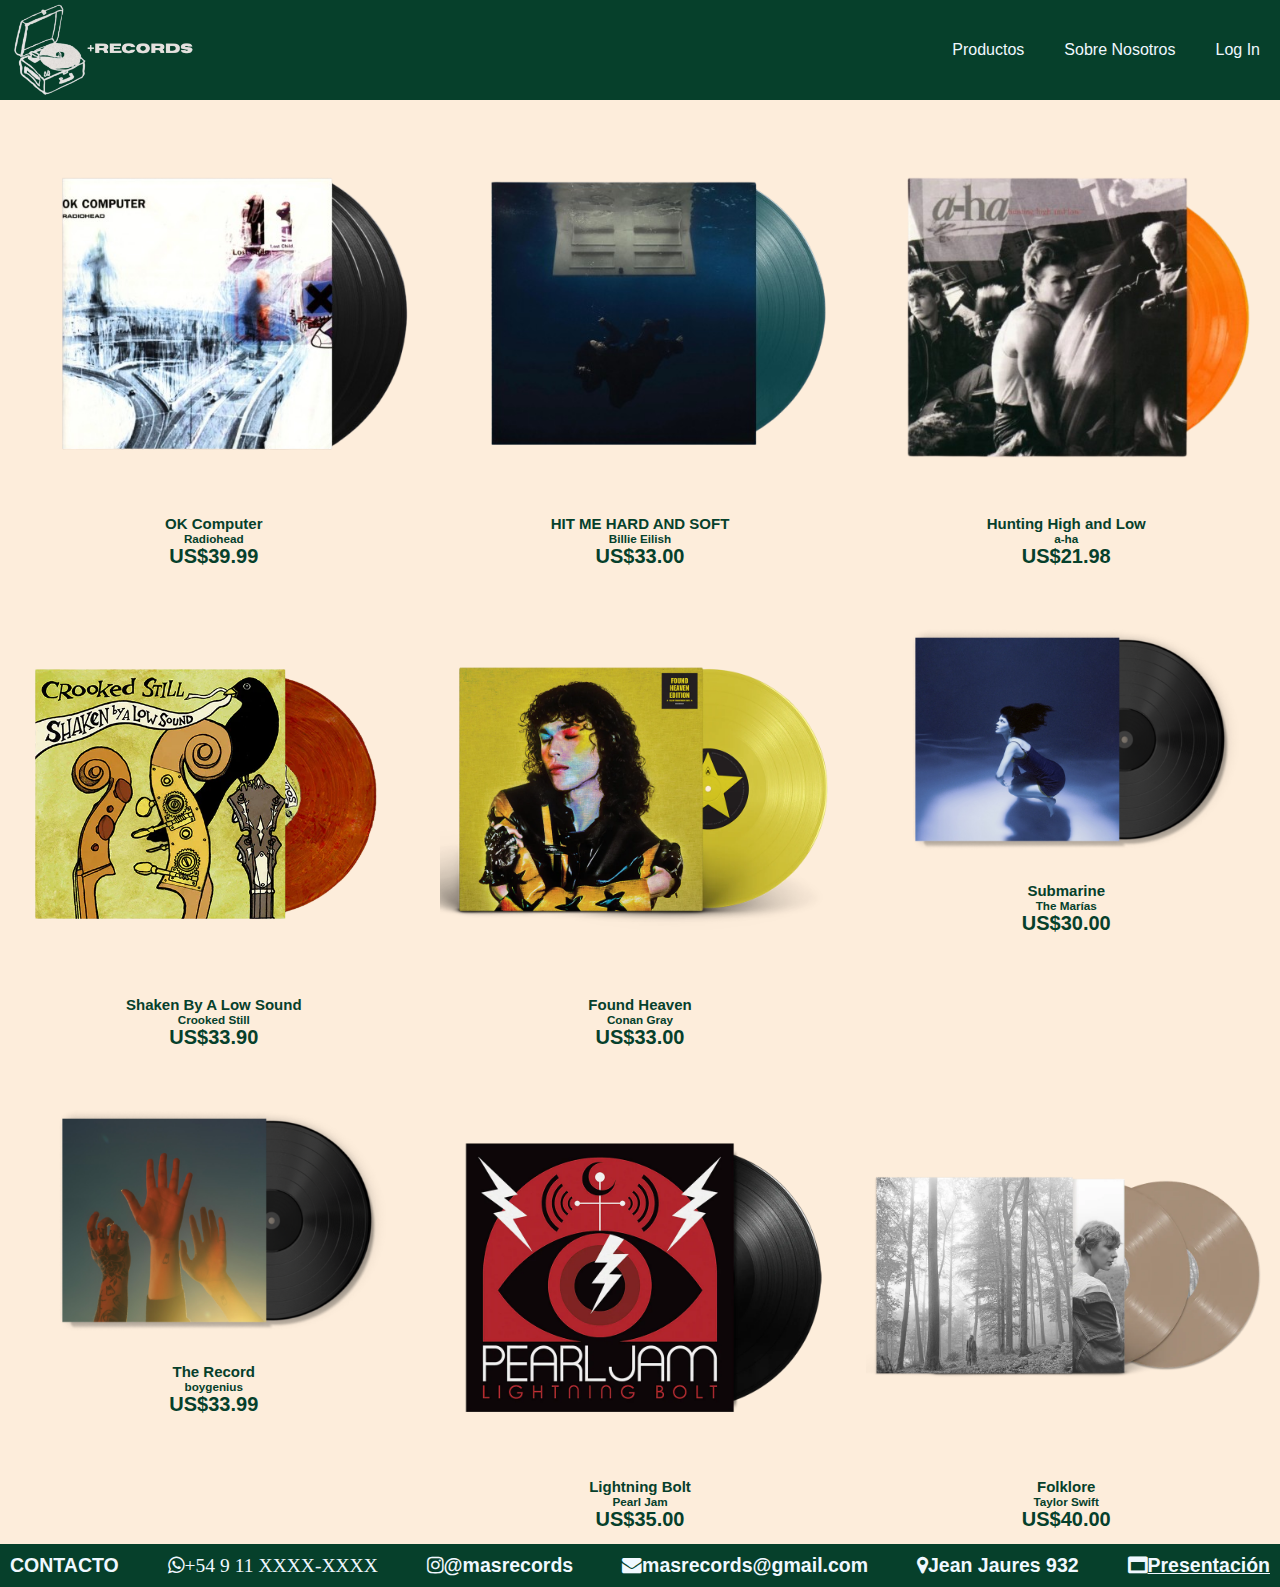
<file: productos.html>
<!DOCTYPE html>
<html>
  <head>
    <meta charset="utf-8" />
    <title>+Productos</title>
    <meta name="viewport" content="width=devicewidth,initial-scale=1.0" />
    <link
      rel="stylesheet"
      href="https://cdnjs.cloudflare.com/ajax/libs/font-awesome/4.7.0/css/font-awesome.min.css"
    />
    <link rel="stylesheet" href="css/lightbox.min.css">
    <link rel="stylesheet" href="estilos.css" />
  </head>

  <body>
    <header>
      <a href="index.html"><img class="logo" src="ICON.png" /></a>
      <a href="#" class="icono" onclick="MiFuncion()">
        <i class="fa fa-bars" aria-hidden="true"></i>
      </a>
      <nav id="navegador" class="">
        <ul>
          <li><a href="productos.html">Productos</a></li>
          <li><a href="contacto.html">Sobre Nosotros</a></li>
          <li><a href="login.html">Log In</a></li>
        </ul>
      </nav>
    </header>
    <main>
      <div class="cajacontenedora">
        <div class="caja">
          <a href="okcomputer cover.jpg" data-lightbox="fotos" title="OK Computer (Radiohead)"><img src="OKCOMPUTER.png"></a>
          <h2>OK Computer</h2>
          <h3>Radiohead</h3>
          <h1>US$39.99</h1>
        </div>
        <div class="caja">
          <a href="hhmas cover.jpg" data-lightbox="fotos" title="HIT ME HARD AND SOFT (Billie Eilish)"><img src="HMHAS.png"></a>
          <h2>HIT ME HARD AND SOFT</h2>
          <h3>Billie Eilish</h3>
          <h1>US$33.00</h1>
        </div>
        <div class="caja">
          <a href="hhal cover.jpeg" data-lightbox="fotos" title="Hunting High and Low (a-ha)"><img src="HHAL.png"></a>
          <h2>Hunting High and Low</h2>
          <h3>a-ha</h3>
          <h1>US$21.98</h1>
        </div>
        <div class="caja">
          <a href="sbals cover.jpeg" data-lightbox="fotos" title="Shaken By A Low Sound (Crooked Still)"><img src="SBALS.png"></a>
          <h2>Shaken By A Low Sound</h2>
          <h3>Crooked Still</h3>
          <h1>US$33.90</h1>
        </div>
        <div class="caja">
          <a href="found heaven cover.jpg" data-lightbox="fotos" title="Found Heaven (Conan Gray)"><img src="FOUND HEAVEN.png"></a>
          <h2>Found Heaven</h2>
          <h3>Conan Gray</h3>
          <h1>US$33.00</h1>
        </div>
        <div class="caja">
          <a href="submarine cover.jpeg" data-lightbox="fotos" title="Submarine (The Marías)"><img src="Submarine.png"></a>
          <h2>Submarine</h2>
          <h3>The Marías</h3>
          <h1>US$30.00</h1>
        </div>
        <div class="caja">
          <a href="the record cover.jpeg" data-lightbox="fotos" title="the record (boygenius)"><img src="THERECORD.png"></a>
          <h2>The Record</h2>
          <h3>boygenius</h3>
          <h1>US$33.99</h1>
        </div>
        <div class="caja">
          <a href="futuredays cover.jpeg" data-lightbox="fotos" title="Lightning Bolt (Pearl Jam)"><img src="FUTUREDAYS.png"></a>
          <h2>Lightning Bolt</h2>
          <h3>Pearl Jam</h3>
          <h1>US$35.00</h1>
        </div>
        <div class="caja">
          <a href="folklore cover.jpg" data-lightbox="fotos" title="folklore (Taylor Swift)"><img src="folklore.png"></a>
          <h2>Folklore</h2>
          <h3>Taylor Swift</h3>
          <h1>US$40.00</h1>
        </div>
      </div>
    </main>
    <footer>
      <h2>CONTACTO</h2>
      <h2><i class="fa fa-whatsapp">+54 9 11 XXXX-XXXX</i></h2>
      <h2><i class="fa fa-instagram"></i>@masrecords</h2>
      <h2><i class="fa fa-envelope"></i>masrecords@gmail.com</h2>
      <h2><i class="fa fa-map-marker"></i>Jean Jaures 932</h2>
      <h2><i class="fa fa-window-maximize"></i><a href="https://mserra2005.github.io/Records/presentacio%CC%81n.html" target="_blank" style="color: inherit; text-decoration: underline;">Presentación</a></h2>

    </footer>
    <script>
      function MiFuncion() {
        var x = document.getElementById("navegador");
        if (x.className === "") {
          id = "navegador";
          x.className += "mostrarmenu";
        } else {
          x.className = "";
        }
      }
    </script>
    <script src="js/lightbox-plus-jquery.min.js"></script>
  </body>
</html>
</file>
<file: estilos.css>
* {
  margin: 0%;
}

* {
  box-sizing: border-box;
}

body {
  background-color: rgb(253, 237, 219);
  font-family: Verdana, Geneva, Tahoma, sans-serif;
height: 100vh;
margin: 0;
padding: 0;
align-items: center;
}

header {
  font-size: medium;
  color: rgb(255, 255, 255);
  background-color: #06402b;
  text-align: center;
  display: flex;
  align-items: center;
  justify-content: space-between;
  font-family: Verdana, Geneva, Tahoma, sans-serif;
}

footer {
  background-color: #06402b;
  padding: 10px; font-size: small;
}

nav {
  text-align: center;
}

nav ul {
  display: flex;
  list-style: none;
  align-items: center;
}
nav ul a {
  color: aliceblue;
  text-decoration: none;
  display: inline-block;
  padding: 20px;
}
main {
  color: aliceblue;
  text-align: center;
}
footer {
  color: aliceblue; justify-content: space-between; display: flex; font-family: Verdana, Geneva, Tahoma, sans-serif;
}
.logo {
  width: 200px;
  display: flex;
  text-align: left;
}

.cajacontenedora {
  display: flex;
  flex-flow: wrap;
  justify-content: center;
}

.caja {
  width: 31.3%;
  margin: 1%;
  color: #06402b;
  font-size: x-small;
}

.caja img {
  width: 100%;
}

.caja2 {
  width: 31.3%;
  margin: 1%;
  background-color: aliceblue;
}

.banner {
  width: 100%;
}

.carrito {
  width: 50px;
  display: flex;
}

.Contacto {
  color: #06402b;
}

.Contacto img {
  width: 100px;
  margin: 10px;
}

.Contacto h2 {
  display: flex;
  align-items: center;
  justify-content: center;
}

.icono {
  color: aliceblue;
  font-size: 30px;
  display: none;
}

.login-box {
  background: white;
  padding: 20px;
  border-radius: 8px;
  box-shadow: 0 0 10px rgba(0,0,0,0.1);
  width: 300px;
  align-items: center;
}

.login-container {
  display: flex;
  justify-content: center;
  align-items: center;
  height: calc(100vh - 160px); /* Resta el espacio que ocupan header y footer */
  background-color: rgb(253, 237, 219); /* igual que body */
}

.login-box h2 {
  text-align: center;
  margin-bottom: 20px;
  align-items: center;
}

.login-box input {
  width: 100%;
  padding: 10px;
  margin: 8px 0;
  border: 1px solid #ccc;
  border-radius: 4px;
  align-items: center;
}

.login-box button {
  width: 100%;
  padding: 10px;
  background: #06402b;
  color: white;
  border: none;
  border-radius: 4px;
  cursor: pointer;
}

.login-box button:hover {
  background: #06402b;
}

.login-container {
  display: flex;
  justify-content: center;
  align-items: center;
  height: 80vh;
}

.login-box {
  background-color: white;
  padding: 40px;
  border-radius: 10px;
  box-shadow: 0 0 15px rgba(0, 0, 0, 0.1);
  width: 100%;
  max-width: 400px;
  text-align: center;
}

.login-box h2 {
  margin-bottom: 20px;
  color: #06402b;
}

.input-group {
  position: relative;
  margin-bottom: 20px;
}

.input-group input {
  width: 100%;
  padding: 10px 35px 10px 35px;
  border: 1px solid #ccc;
  border-radius: 5px;
}

.input-group i {
  position: absolute;
  top: 50%;
  transform: translateY(-50%);
  left: 10px;
  color: #888;
}

.input-group .toggle-password {
  right: 10px;
  left: auto;
  cursor: pointer;
}

.recordarme {
  margin-bottom: 15px;
  color: #06402b;
  font-size: 0.9em;
}

.recordarme input {
  margin-right: 8px;
  transform: scale(1.1);
}

.login-box button {
  background-color: #06402b;
  padding: 10px;
  width: 100%;
  border: none;
  border-radius: 5px;
  cursor: pointer;
  font-weight: bold;
}

.login-box a {
  color: #06402b;
  font-size: 0.85em;
  display: block;
  margin-top: 10px;
}

#error-message {
  color: red;
  display: none;
  margin-bottom: 10px;
}

.slider-contenedor {
  position: relative; /* Para posicionar los botones dentro */
  width: 100vw; /* Ancho del viewport */
  overflow: hidden; /* Oculta el contenido que se sale del contenedor */
}
 
.slider {
  display: flex;
  width: 100%; /* Inicialmente al 100%, se ajustará con JS */
  scroll-snap-type: x mandatory; /* Activa el "snap" horizontal obligatorio */
  scroll-behavior: smooth; /* Para el desplazamiento suave controlado por JS */
}
 
.slide {
  flex: 0 0 100vw; /* No crecer ni encoger, ancho del viewport */
  height: 700px; /* Altura deseada para los slides */
  display: flex;
  justify-content: center;
  align-items: center;
  font-size: 2em;
  color: white;
  background-color: #333; /* Color de fondo predeterminado */
  scroll-snap-align: start; /* El inicio del slide se alinea con el inicio del contenedor */
  box-sizing: border-box; /* Incluye padding y border en el ancho */
}

.slide img {width:100%;}
 
.boton-anterior, .boton-siguiente {
  position: absolute;
  top: 50%;
  transform: translateY(-50%);
  background: rgba(0, 0, 0, 0.5);
  color: white;
  border: none;
  padding: 10px 15px;
  cursor: pointer;
  font-size: 1em;
  z-index: 10; /* Asegura que los botones estén por encima del slider */
}
 
.boton-anterior {
  left: 10px;
}
 
 
.boton-siguiente {
  right: 10px;
}
 
 
.boton-anterior:disabled, .boton-siguiente:disabled {
  opacity: 0.5;
  cursor: not-allowed;
}
 
/* Estilos de ejemplo para diferentes cajas */
.slide:nth-child(1) { background-color: #007bff; }
.slide:nth-child(2) { background-color: #28a745; }
.slide:nth-child(3) { background-color: #dc3545; }
 
.boton-anterior, .boton-siguiente {
  position: absolute;
  top: 50%;
  transform: translateY(-50%);
  background: rgba(0, 0, 0, 0.5);
  color: white;
  border: none;
  padding: 10px 15px;
  cursor: pointer;
  font-size: 1em;
  z-index: 10; /* Asegura que los botones estén por encima del slider */
}
 
.boton-anterior {
  left: 10px;
}
 
 
.boton-siguiente {
  right: 10px;
}
 
 
.boton-anterior:disabled, .boton-siguiente:disabled {
  opacity: 0.5;
  cursor: not-allowed;
}

/* tabletas */
@media (max-width: 1024px) {
  .caja {
    width: 50%;
  }
  header {
    display: block;
  }
  nav ul {
    justify-content: center;
  }
  footer
  {display: block;}
}

/* celulares */
@media (max-width: 480px) {
  .caja {
    width: 100%;
  }
  nav ul {
    display: block;
    text-align: center;
  }
  nav {
    display: none;
  }
  .icono {
    display: block;
  }
  .mostrarmenu {
    display: block;
  }
  footer
  {display: block;}
}
</file>
<file: estilotrini.css>
* {
    box-sizing: border-box;
    margin: 0;
    padding: 0;
  }
  
  body {
    font-family:  "Times New Roman", serif;
    background-color: #f2f2f2;
  }

.iframe-anuncio {display: block; margin: 0 auto 40px auto; width: 728px; height: 90px; border: none;}

@media (max-width: 767px) {.iframe-anuncio {width: 300px; height: 600px;}}
  
  /* 📦 CONTENEDOR PRINCIPAL */
  .contenedor-anuncio {
    width: 728px;
    height: 90px;
    margin: 40px auto;
    display: flex;
    align-items: center;
    justify-content: center;
    overflow: hidden;
    background-color: #000;
    border-radius: 12px;
    box-shadow: 0 2px 8px rgba(0, 0, 0, 0.2);
  }
  
  /* LINK COMPLETO */
  .anuncio-link {
    display: block;
    width: 100%;
    height: 100%;
    text-decoration: none;
    color: inherit;
  }
  
  /* 🧩 CONTENIDO INTERNO */
  .anuncio-contenido {
    display: flex;
    align-items: center;
    justify-content: space-between;
    padding: 0 15px;
    height: 100%;
    width: 100%;
    gap: 10px;
  }
  
  /* LOGO */
  .logo-anuncio {
    height: 90px;
    flex-shrink: 0;
  }
  
  /* TEXTO */
  .mensaje-anuncio {
    flex: 1;
    text-align: center;
    color: white;
    font-size: 16px;
    font-weight: 500;
    transition: opacity 0.5s ease;
  }
  
  /* BOTÓN */
  .btn-anuncio {
    background-color: white;
    color: black;
    padding: 6px 12px;
    border-radius: 20px;
    font-size: 14px;
    white-space: nowrap;
  }
  
  .btn-anuncio:hover {
    background-color: #8a8785;
    color: white;
  }
  
  /* 📱 MÓVILES: cambia a formato 300x600 */
  @media screen and (max-width: 500px) {
    .contenedor-anuncio {
      width: 300px;
      height: 600px;
    }
  
    .anuncio-contenido {
      flex-direction: column;
      justify-content: center;
      align-items: center;
      padding: 20px;
      gap: 20px;
      text-align: center;
    }
  
    .logo-anuncio {
      height: 100px;
    }
  
    .mensaje-anuncio {
      font-size: 18px;
    }
  
    .btn-anuncio {
      font-size: 16px;
      padding: 10px 20px;
    }
  }
</file>
